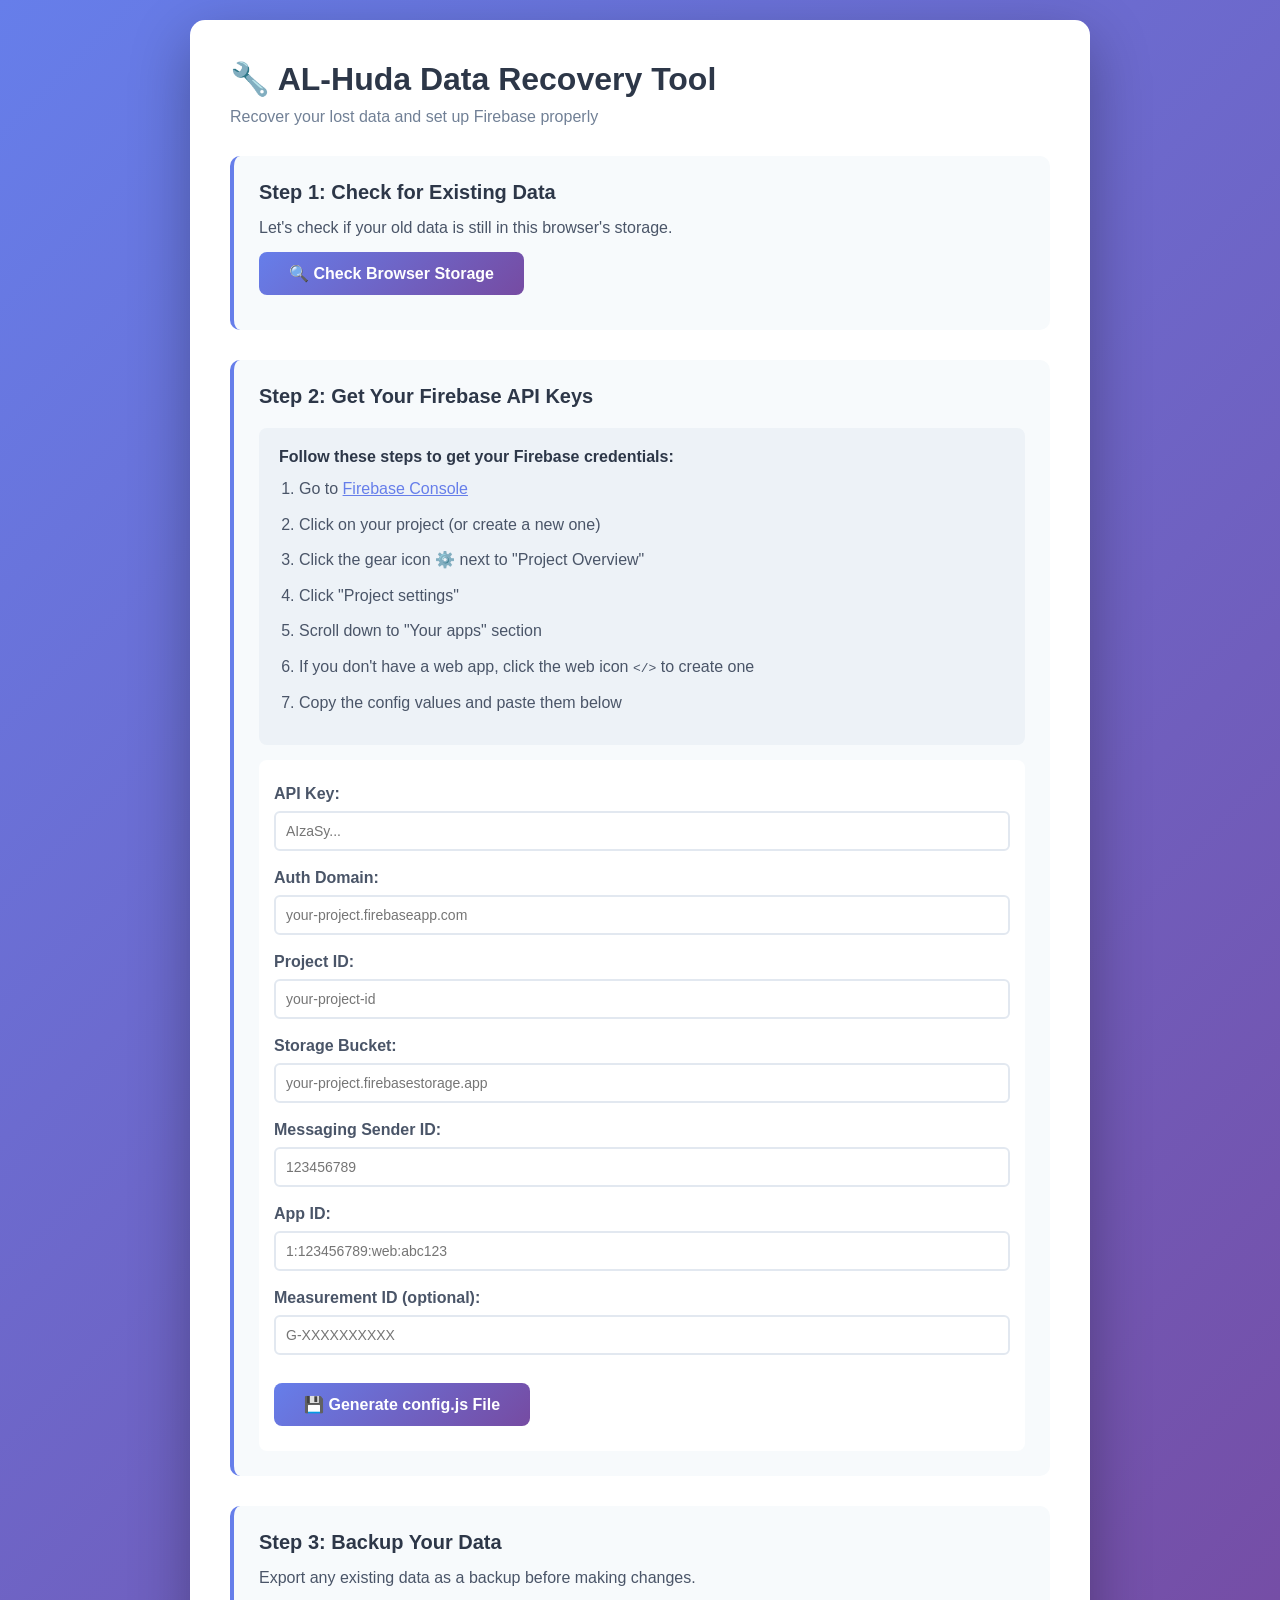
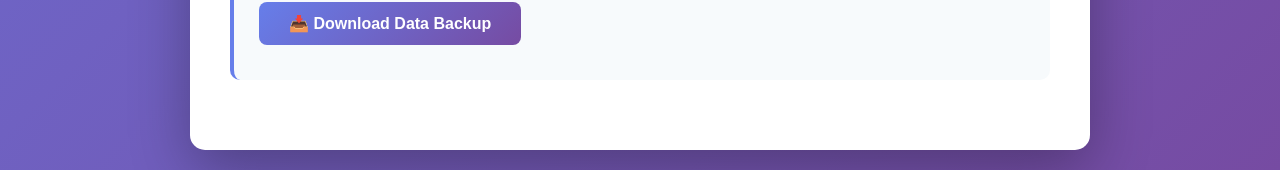
<file: data-recovery.html>
<!DOCTYPE html>
<html lang="en">

<head>
    <meta charset="UTF-8">
    <meta name="viewport" content="width=device-width, initial-scale=1.0">
    <title>AL-Huda Data Recovery Tool</title>
    <style>
        * {
            margin: 0;
            padding: 0;
            box-sizing: border-box;
        }

        body {
            font-family: 'Segoe UI', Tahoma, Geneva, Verdana, sans-serif;
            background: linear-gradient(135deg, #667eea 0%, #764ba2 100%);
            min-height: 100vh;
            padding: 20px;
        }

        .container {
            max-width: 900px;
            margin: 0 auto;
            background: white;
            border-radius: 15px;
            padding: 40px;
            box-shadow: 0 20px 60px rgba(0, 0, 0, 0.3);
        }

        h1 {
            color: #2d3748;
            margin-bottom: 10px;
            font-size: 32px;
        }

        .subtitle {
            color: #718096;
            margin-bottom: 30px;
            font-size: 16px;
        }

        .section {
            margin-bottom: 30px;
            padding: 25px;
            background: #f7fafc;
            border-radius: 10px;
            border-left: 4px solid #667eea;
        }

        .section h2 {
            color: #2d3748;
            margin-bottom: 15px;
            font-size: 20px;
        }

        .status {
            padding: 15px;
            border-radius: 8px;
            margin-bottom: 15px;
            font-weight: 500;
        }

        .status.success {
            background: #c6f6d5;
            color: #22543d;
            border: 1px solid #9ae6b4;
        }

        .status.error {
            background: #fed7d7;
            color: #742a2a;
            border: 1px solid #fc8181;
        }

        .status.warning {
            background: #feebc8;
            color: #7c2d12;
            border: 1px solid #f6ad55;
        }

        .status.info {
            background: #bee3f8;
            color: #2c5282;
            border: 1px solid #90cdf4;
        }

        button {
            background: linear-gradient(135deg, #667eea 0%, #764ba2 100%);
            color: white;
            border: none;
            padding: 12px 30px;
            border-radius: 8px;
            font-size: 16px;
            font-weight: 600;
            cursor: pointer;
            transition: transform 0.2s, box-shadow 0.2s;
            margin-right: 10px;
            margin-bottom: 10px;
        }

        button:hover {
            transform: translateY(-2px);
            box-shadow: 0 5px 15px rgba(102, 126, 234, 0.4);
        }

        button:active {
            transform: translateY(0);
        }

        .data-info {
            background: white;
            padding: 15px;
            border-radius: 8px;
            margin-top: 15px;
        }

        .data-info p {
            margin: 8px 0;
            color: #4a5568;
        }

        .data-info strong {
            color: #2d3748;
        }

        pre {
            background: #2d3748;
            color: #68d391;
            padding: 15px;
            border-radius: 8px;
            overflow-x: auto;
            font-size: 12px;
            margin-top: 10px;
        }

        .instructions {
            background: #edf2f7;
            padding: 20px;
            border-radius: 8px;
            margin-top: 20px;
        }

        .instructions ol {
            margin-left: 20px;
            margin-top: 10px;
        }

        .instructions li {
            margin: 10px 0;
            color: #4a5568;
            line-height: 1.6;
        }

        .firebase-config {
            background: white;
            padding: 15px;
            border-radius: 8px;
            margin-top: 15px;
        }

        .firebase-config input {
            width: 100%;
            padding: 10px;
            margin: 8px 0;
            border: 2px solid #e2e8f0;
            border-radius: 6px;
            font-size: 14px;
        }

        .firebase-config input:focus {
            outline: none;
            border-color: #667eea;
        }

        .firebase-config label {
            display: block;
            color: #4a5568;
            font-weight: 600;
            margin-top: 10px;
        }
    </style>
</head>

<body>
    <div class="container">
        <h1>🔧 AL-Huda Data Recovery Tool</h1>
        <p class="subtitle">Recover your lost data and set up Firebase properly</p>

        <!-- Step 1: Check LocalStorage -->
        <div class="section">
            <h2>Step 1: Check for Existing Data</h2>
            <p style="color: #4a5568; margin-bottom: 15px;">
                Let's check if your old data is still in this browser's storage.
            </p>
            <button onclick="checkLocalStorage()">🔍 Check Browser Storage</button>
            <div id="storage-result"></div>
        </div>

        <!-- Step 2: Firebase Setup -->
        <div class="section">
            <h2>Step 2: Get Your Firebase API Keys</h2>
            <div class="instructions">
                <p style="color: #2d3748; font-weight: 600; margin-bottom: 10px;">
                    Follow these steps to get your Firebase credentials:
                </p>
                <ol>
                    <li>Go to <a href="https://console.firebase.google.com" target="_blank"
                            style="color: #667eea;">Firebase Console</a></li>
                    <li>Click on your project (or create a new one)</li>
                    <li>Click the gear icon ⚙️ next to "Project Overview"</li>
                    <li>Click "Project settings"</li>
                    <li>Scroll down to "Your apps" section</li>
                    <li>If you don't have a web app, click the web icon <code>&lt;/&gt;</code> to create one</li>
                    <li>Copy the config values and paste them below</li>
                </ol>
            </div>

            <div class="firebase-config">
                <label>API Key:</label>
                <input type="text" id="apiKey" placeholder="AIzaSy...">

                <label>Auth Domain:</label>
                <input type="text" id="authDomain" placeholder="your-project.firebaseapp.com">

                <label>Project ID:</label>
                <input type="text" id="projectId" placeholder="your-project-id">

                <label>Storage Bucket:</label>
                <input type="text" id="storageBucket" placeholder="your-project.firebasestorage.app">

                <label>Messaging Sender ID:</label>
                <input type="text" id="messagingSenderId" placeholder="123456789">

                <label>App ID:</label>
                <input type="text" id="appId" placeholder="1:123456789:web:abc123">

                <label>Measurement ID (optional):</label>
                <input type="text" id="measurementId" placeholder="G-XXXXXXXXXX">

                <button onclick="generateConfigFile()" style="margin-top: 20px;">💾 Generate config.js File</button>
            </div>
            <div id="config-result"></div>
        </div>

        <!-- Step 3: Export Data -->
        <div class="section">
            <h2>Step 3: Backup Your Data</h2>
            <p style="color: #4a5568; margin-bottom: 15px;">
                Export any existing data as a backup before making changes.
            </p>
            <button onclick="exportData()">📥 Download Data Backup</button>
            <div id="export-result"></div>
        </div>
    </div>

    <script>
        function checkLocalStorage() {
            const resultDiv = document.getElementById('storage-result');

            try {
                const data = localStorage.getItem('dugsiga_data');

                if (data) {
                    const parsed = JSON.parse(data);
                    const studentCount = parsed.students ? parsed.students.length : 0;
                    const feeCount = parsed.fees ? parsed.fees.length : 0;
                    const attendanceCount = parsed.attendance ? parsed.attendance.length : 0;
                    const principalName = parsed.settings ? parsed.settings.principalName : 'Unknown';

                    resultDiv.innerHTML = `
                        <div class="status success">
                            ✅ Data Found in Browser Storage!
                        </div>
                        <div class="data-info">
                            <p><strong>Principal Name:</strong> ${principalName}</p>
                            <p><strong>Total Students:</strong> ${studentCount}</p>
                            <p><strong>Fee Records:</strong> ${feeCount}</p>
                            <p><strong>Attendance Records:</strong> ${attendanceCount}</p>
                            <p style="margin-top: 15px; color: #2d3748;">
                                <strong>⚠️ Important:</strong> This data is ${principalName === 'maxamed maxamed abdi' ? 'DEMO DATA (not your real school data)' : 'potentially your real school data'}
                            </p>
                        </div>
                    `;
                } else {
                    resultDiv.innerHTML = `
                        <div class="status error">
                            ❌ No data found in browser storage
                        </div>
                        <p style="margin-top: 10px; color: #4a5568;">
                            This means your old data is not recoverable from this browser. You'll need to start fresh or restore from a backup if you have one.
                        </p>
                    `;
                }
            } catch (error) {
                resultDiv.innerHTML = `
                    <div class="status error">
                        ❌ Error checking storage: ${error.message}
                    </div>
                `;
            }
        }

        function generateConfigFile() {
            const apiKey = document.getElementById('apiKey').value.trim();
            const authDomain = document.getElementById('authDomain').value.trim();
            const projectId = document.getElementById('projectId').value.trim();
            const storageBucket = document.getElementById('storageBucket').value.trim();
            const messagingSenderId = document.getElementById('messagingSenderId').value.trim();
            const appId = document.getElementById('appId').value.trim();
            const measurementId = document.getElementById('measurementId').value.trim();

            const resultDiv = document.getElementById('config-result');

            if (!apiKey || !authDomain || !projectId || !storageBucket || !messagingSenderId || !appId) {
                resultDiv.innerHTML = `
                    <div class="status error" style="margin-top: 15px;">
                        ❌ Please fill in all required fields (all except Measurement ID)
                    </div>
                `;
                return;
            }

            const configContent = `// AL-Huda School System - Secure Configuration
// This file is NOT committed to Git to prevent secret leaks.
const CONFIG = {
    FIREBASE: {
        apiKey: "${apiKey}",
        authDomain: "${authDomain}",
        projectId: "${projectId}",
        storageBucket: "${storageBucket}",
        messagingSenderId: "${messagingSenderId}",
        appId: "${appId}",
        measurementId: "${measurementId || 'G-XXXXXXXXXX'}"
    }
};

if (typeof window !== 'undefined') {
    window.APP_CONFIG = CONFIG;
}
`;

            // Create download
            const blob = new Blob([configContent], { type: 'text/javascript' });
            const url = URL.createObjectURL(blob);
            const a = document.createElement('a');
            a.href = url;
            a.download = 'config.js';
            a.click();
            URL.revokeObjectURL(url);

            resultDiv.innerHTML = `
                <div class="status success" style="margin-top: 15px;">
                    ✅ config.js file downloaded! 
                </div>
                <div class="instructions" style="margin-top: 15px;">
                    <p style="color: #2d3748; font-weight: 600;">Next steps:</p>
                    <ol>
                        <li>Replace the existing <code>config.js</code> file in your project folder with the downloaded file</li>
                        <li>Make sure Firebase Authentication is enabled (Email/Password)</li>
                        <li>Make sure Firestore Database is created</li>
                        <li>Open <code>index.html</code> and register a new account</li>
                    </ol>
                </div>
            `;
        }

        function exportData() {
            const resultDiv = document.getElementById('export-result');

            try {
                const data = localStorage.getItem('dugsiga_data');

                if (!data) {
                    resultDiv.innerHTML = `
                        <div class="status error" style="margin-top: 15px;">
                            ❌ No data to export. Run "Check Browser Storage" first.
                        </div>
                    `;
                    return;
                }

                const blob = new Blob([data], { type: 'application/json' });
                const url = URL.createObjectURL(blob);
                const a = document.createElement('a');
                a.href = url;
                const timestamp = new Date().toISOString().split('T')[0];
                a.download = `al-huda-backup-${timestamp}.json`;
                a.click();
                URL.revokeObjectURL(url);

                resultDiv.innerHTML = `
                    <div class="status success" style="margin-top: 15px;">
                        ✅ Data exported successfully!
                    </div>
                    <p style="margin-top: 10px; color: #4a5568;">
                        Keep this backup file safe. You can import it later if needed.
                    </p>
                `;
            } catch (error) {
                resultDiv.innerHTML = `
                    <div class="status error" style="margin-top: 15px;">
                        ❌ Export failed: ${error.message}
                    </div>
                `;
            }
        }
    </script>
</body>

</html>
</file>
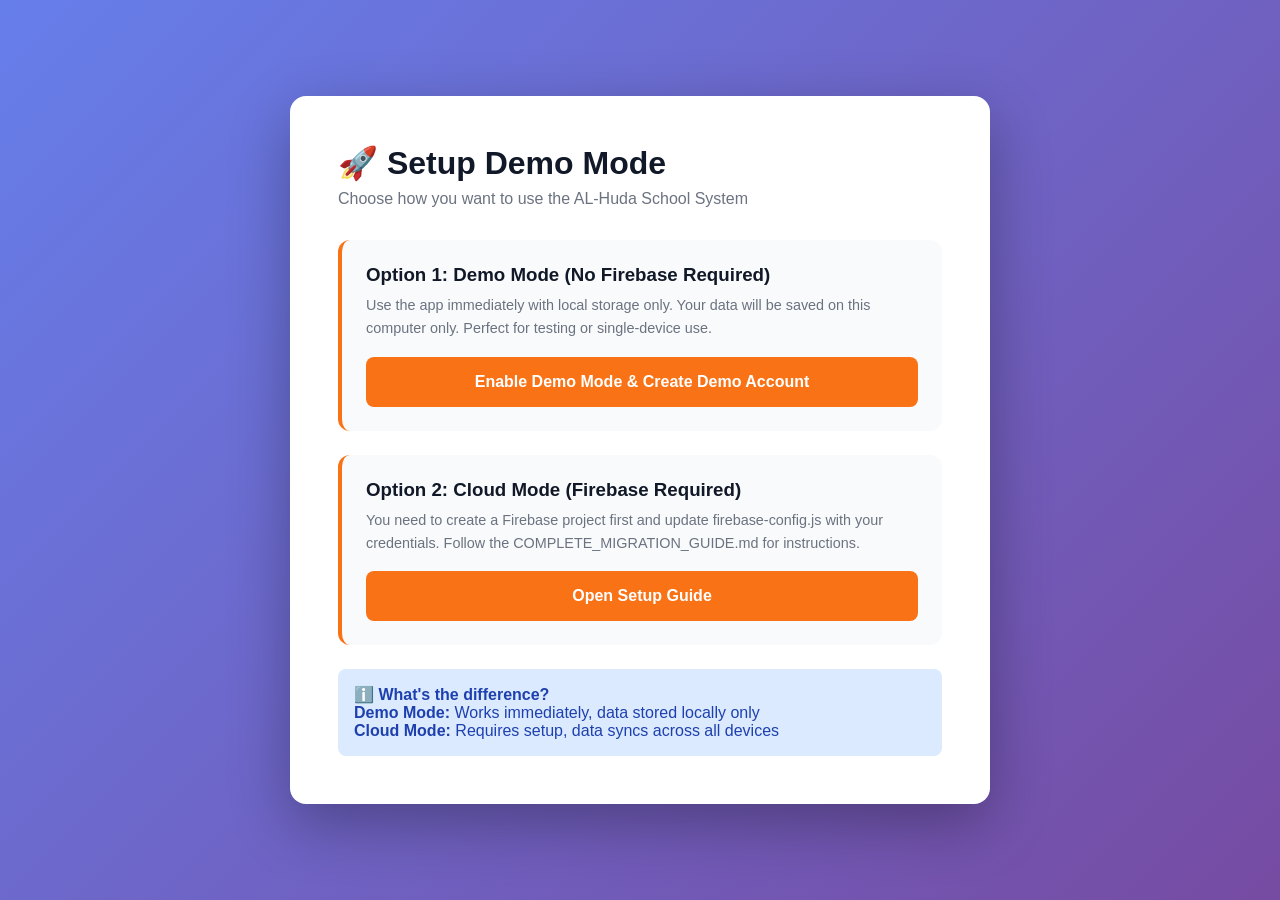
<file: setup-demo-mode.html>
<!DOCTYPE html>
<html lang="en">

<head>
    <meta charset="UTF-8">
    <meta name="viewport" content="width=device-width, initial-scale=1.0">
    <title>Setup Demo Mode - AL-Huda School</title>
    <style>
        * {
            margin: 0;
            padding: 0;
            box-sizing: border-box;
        }

        body {
            font-family: 'Inter', -apple-system, BlinkMacSystemFont, 'Segoe UI', sans-serif;
            background: linear-gradient(135deg, #667eea 0%, #764ba2 100%);
            min-height: 100vh;
            display: flex;
            align-items: center;
            justify-content: center;
            padding: 2rem;
        }

        .container {
            background: white;
            border-radius: 16px;
            padding: 3rem;
            max-width: 700px;
            width: 100%;
            box-shadow: 0 20px 60px rgba(0, 0, 0, 0.3);
        }

        h1 {
            color: #111827;
            font-size: 2rem;
            margin-bottom: 0.5rem;
        }

        .subtitle {
            color: #6b7280;
            margin-bottom: 2rem;
        }

        .option {
            background: #f9fafb;
            border-radius: 12px;
            padding: 1.5rem;
            margin-bottom: 1.5rem;
            border-left: 4px solid #f97316;
        }

        .option h3 {
            color: #111827;
            margin-bottom: 0.5rem;
        }

        .option p {
            color: #6b7280;
            font-size: 0.9rem;
            line-height: 1.6;
            margin-bottom: 1rem;
        }

        button {
            background: #f97316;
            color: white;
            border: none;
            padding: 1rem 2rem;
            border-radius: 8px;
            font-size: 1rem;
            font-weight: 600;
            cursor: pointer;
            width: 100%;
            transition: background 0.3s;
        }

        button:hover {
            background: #ea580c;
        }

        .success {
            background: #d1fae5;
            color: #065f46;
            padding: 1rem;
            border-radius: 8px;
            margin-top: 1rem;
            display: none;
        }

        .info {
            background: #dbeafe;
            color: #1e40af;
            padding: 1rem;
            border-radius: 8px;
            margin-top: 1rem;
        }

        .credentials {
            background: #111827;
            color: #10b981;
            padding: 1rem;
            border-radius: 8px;
            font-family: 'Courier New', monospace;
            margin-top: 1rem;
        }
    </style>
</head>

<body>
    <div class="container">
        <h1>🚀 Setup Demo Mode</h1>
        <p class="subtitle">Choose how you want to use the AL-Huda School System</p>

        <div class="option">
            <h3>Option 1: Demo Mode (No Firebase Required)</h3>
            <p>
                Use the app immediately with local storage only. Your data will be saved on this computer only.
                Perfect for testing or single-device use.
            </p>
            <button onclick="setupDemoMode()">Enable Demo Mode & Create Demo Account</button>
        </div>

        <div class="option">
            <h3>Option 2: Cloud Mode (Firebase Required)</h3>
            <p>
                You need to create a Firebase project first and update firebase-config.js with your credentials.
                Follow the COMPLETE_MIGRATION_GUIDE.md for instructions.
            </p>
            <button onclick="openGuide()">Open Setup Guide</button>
        </div>

        <div id="success-message" class="success"></div>

        <div class="info">
            <strong>ℹ️ What's the difference?</strong><br>
            <strong>Demo Mode:</strong> Works immediately, data stored locally only<br>
            <strong>Cloud Mode:</strong> Requires setup, data syncs across all devices
        </div>
    </div>

    <script>
        function setupDemoMode() {
            // Create demo credentials in localStorage
            const demoCredentials = {
                email: 'director@alhudaschool.edu',
                password: 'PASSWORD_PROTECTED', // Do NOT hard-code passwords here
                userId: 'demo-user-' + Date.now(),
                role: 'admin'
            };

            // Store demo credentials
            localStorage.setItem('demo_mode', 'true');
            localStorage.setItem('demo_credentials', JSON.stringify(demoCredentials));

            // Create initial demo data if none exists
            if (!localStorage.getItem('dugsiga_data')) {
                const initialData = {
                    schoolInfo: {
                        name: "AL-Huda School",
                        principalName: "Admin User",
                        address: "Demo Address",
                        phone: "252-615-000-000"
                    },
                    students: [],
                    attendance: {},
                    fees: {},
                    exams: {},
                    freeFeeStudents: [],
                    auditLog: [],
                    messages: []
                };
                localStorage.setItem('dugsiga_data', JSON.stringify(initialData));
            }

            // Show success message
            const successDiv = document.getElementById('success-message');
            successDiv.innerHTML = `
                <h3>✅ Demo Mode Enabled!</h3>
                <div class="credentials">
                <div class="credentials">
                    Email: director@alhudaschool.edu<br>
                    Password: [Enter the secure password you set in Firebase]
                </div>
                <p style="margin-top: 1rem;">
                    <strong>Next Step:</strong> Open index.html and login with the credentials above.
                </p>
                <button onclick="openApp()" style="margin-top: 1rem;">Open Application Now</button>
            `;
            successDiv.style.display = 'block';
        }

        function openApp() {
            window.location.href = 'index.html';
        }

        function openGuide() {
            alert('Please open COMPLETE_MIGRATION_GUIDE.md in your project folder for detailed Firebase setup instructions.');
        }
    </script>
</body>

</html>
</file>
